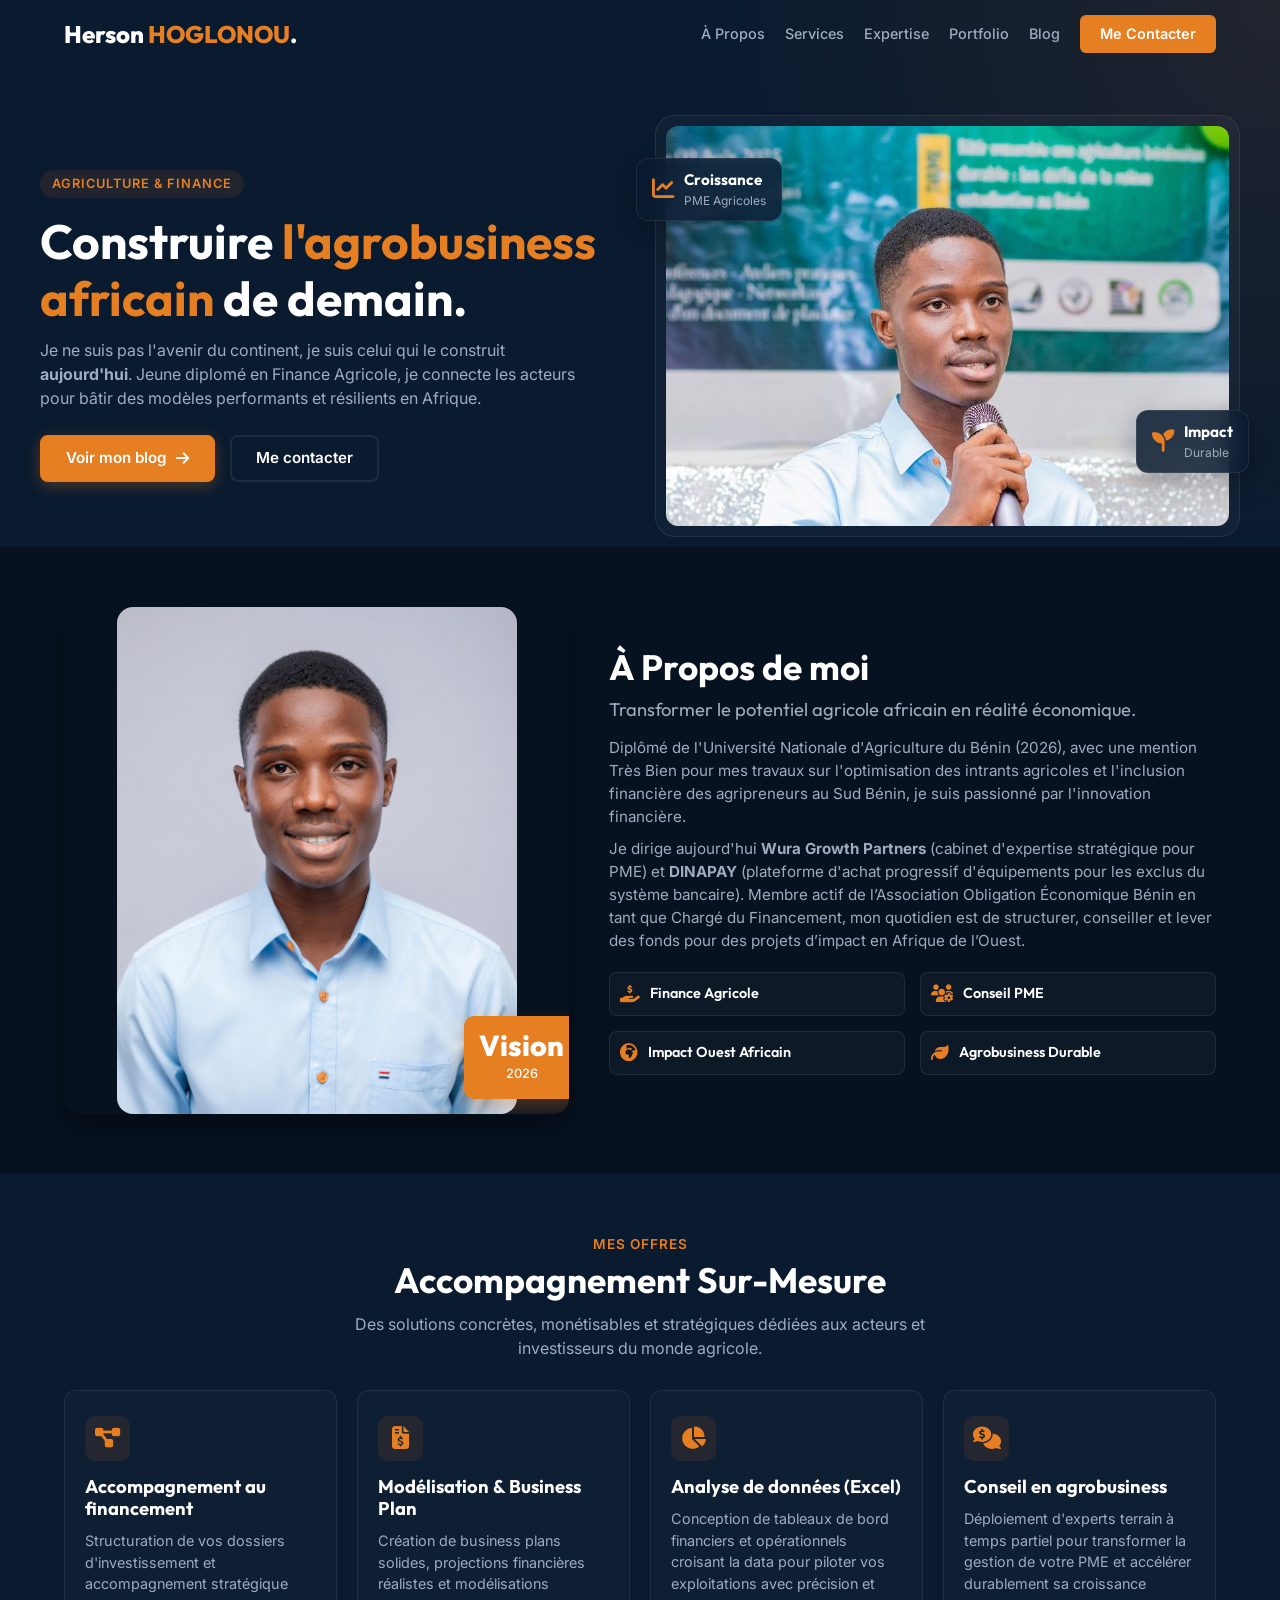
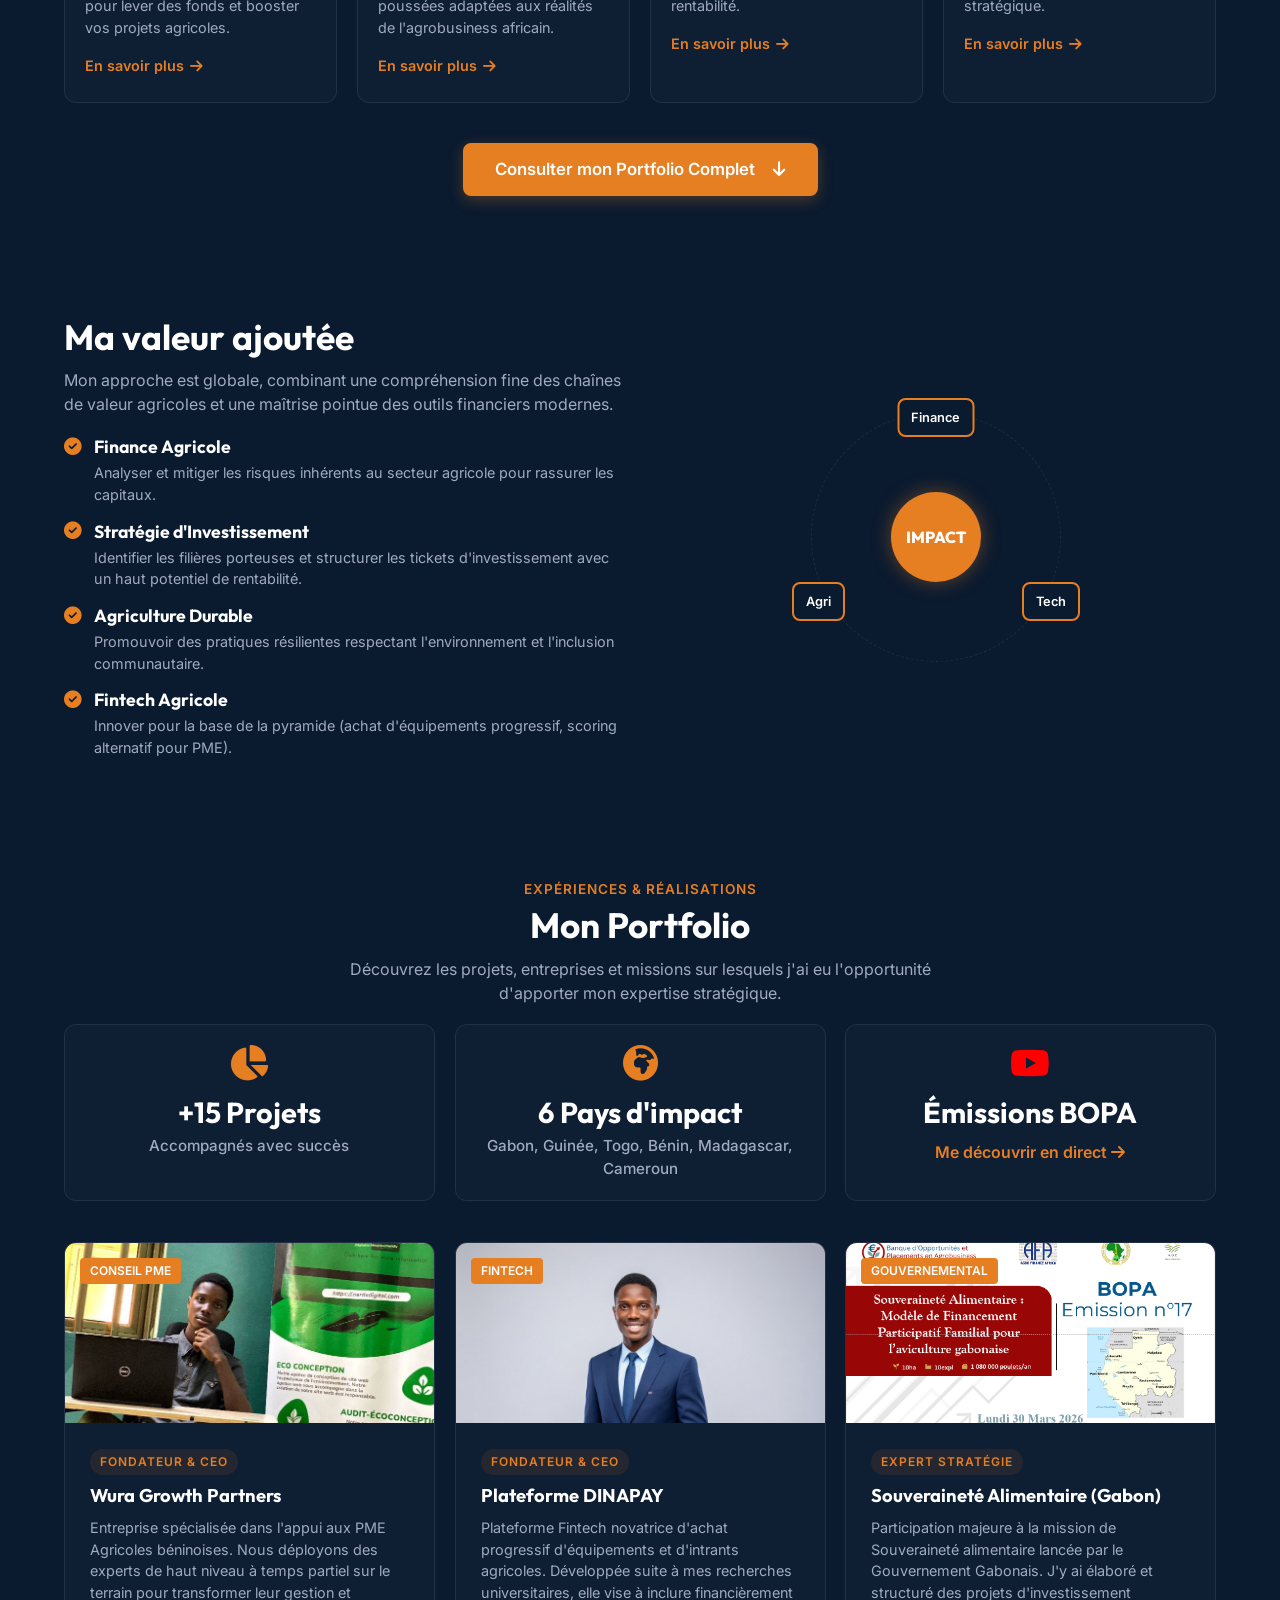
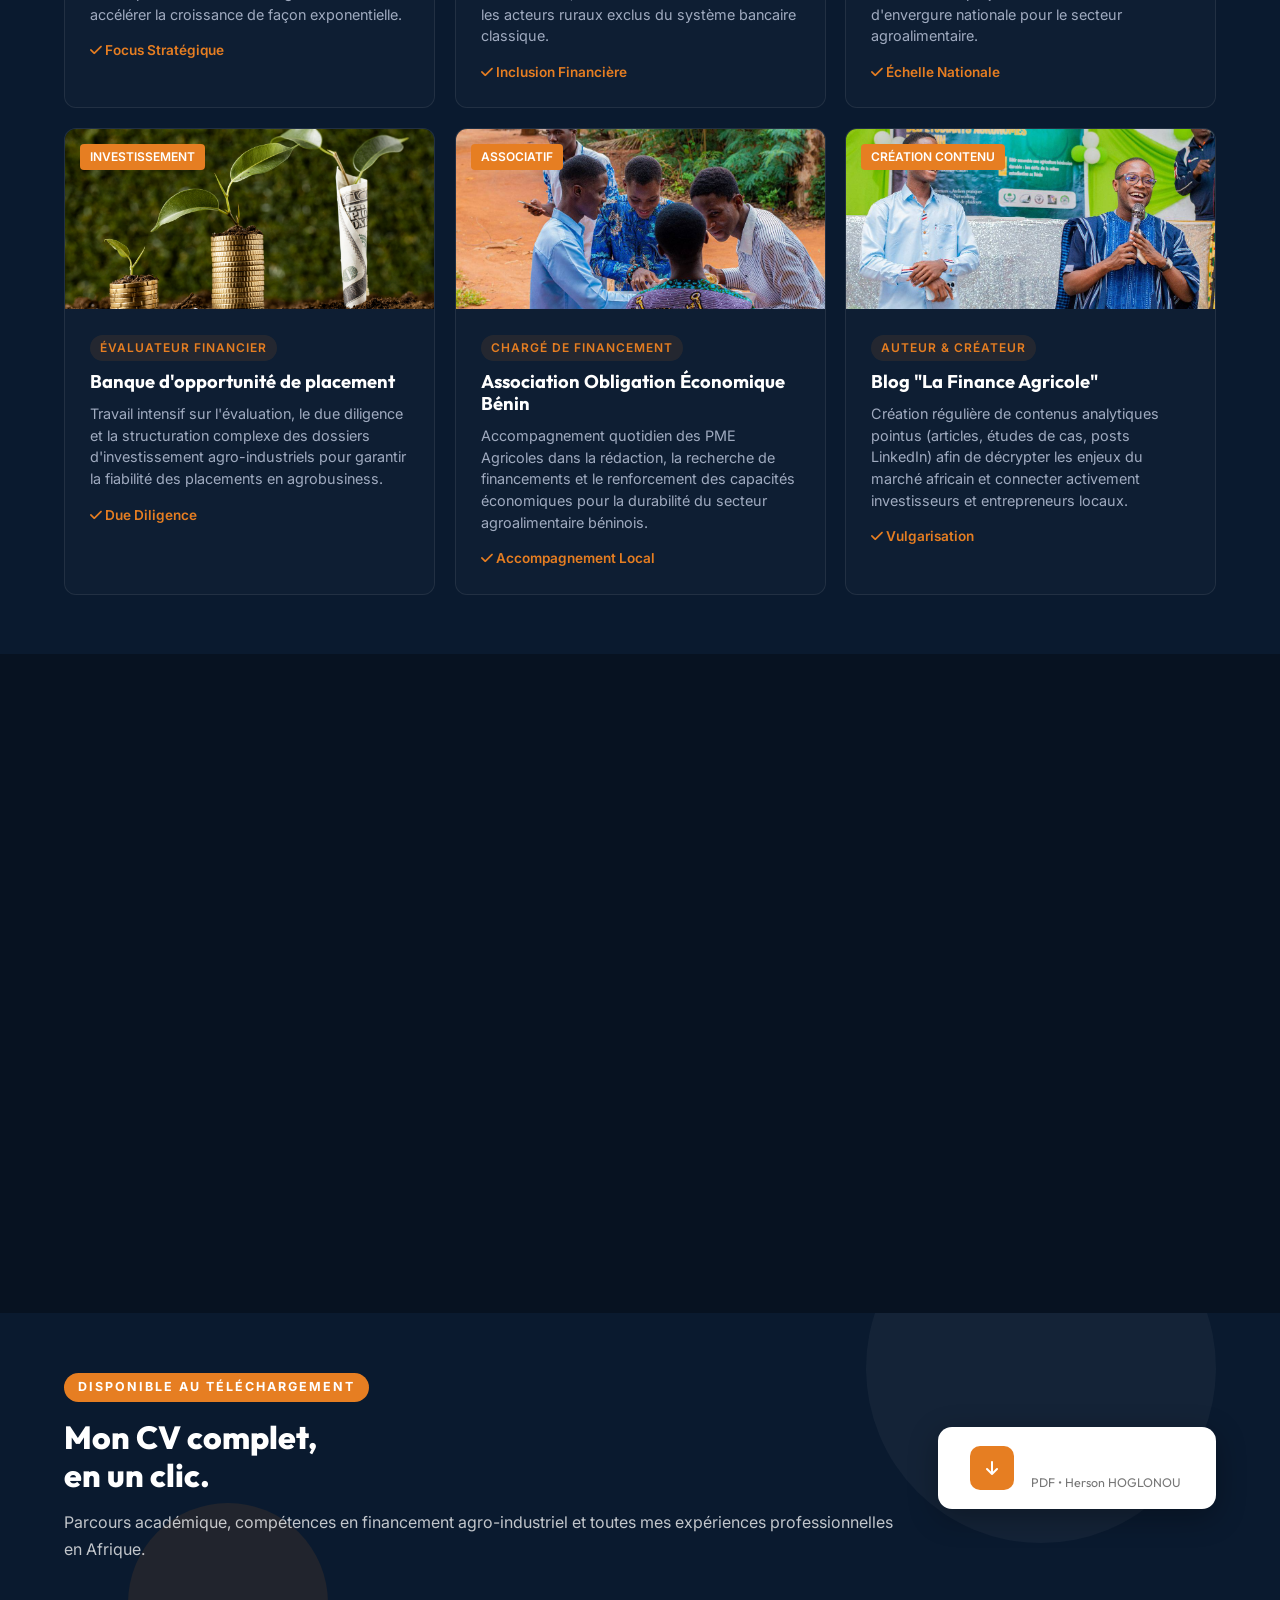
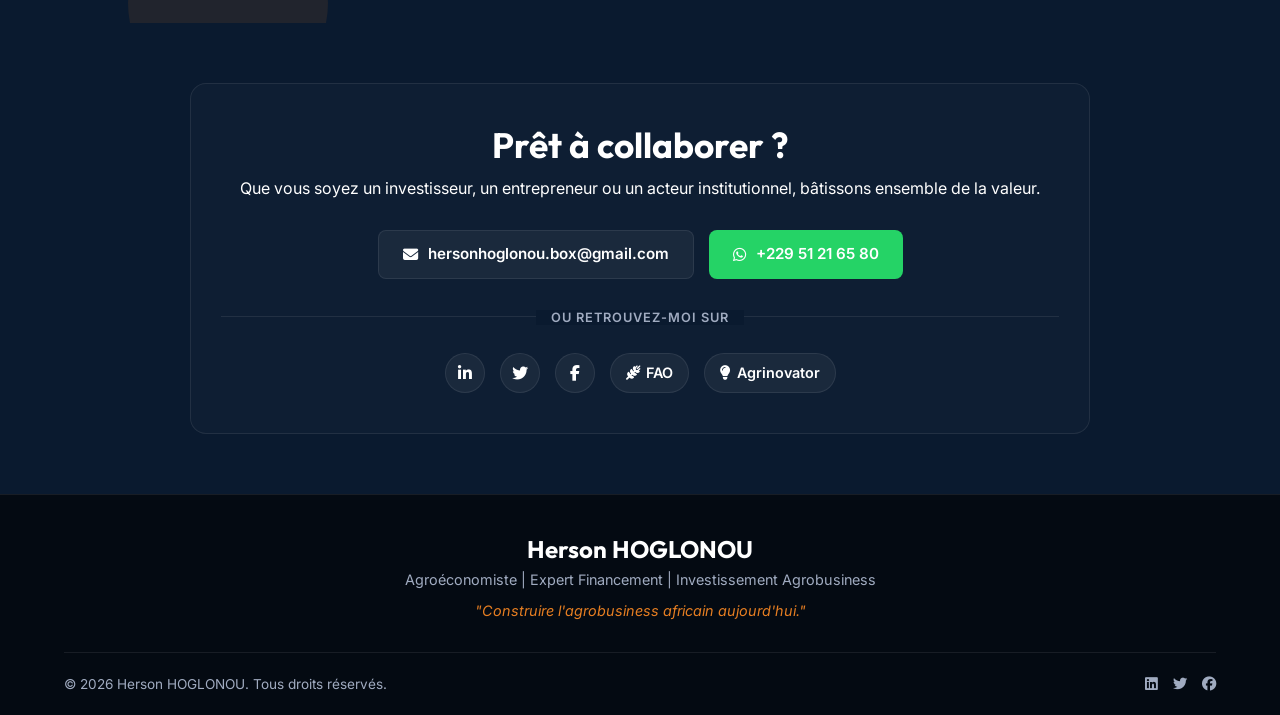
<file: index.html>
<!DOCTYPE html>
<html lang="fr">
<head>
    <meta charset="UTF-8">
    <meta name="viewport" content="width=device-width, initial-scale=1.0">
    <meta name="description" content="Herson HOGLONOU - Agroéconomiste spécialisé dans le financement agricole et l'investissement dans l'agrobusiness africain.">
    
    <title>Herson HOGLONOU | Financement Agricole & Agrobusiness</title>

    <!-- Google Fonts -->
    <link rel="preconnect" href="https://fonts.googleapis.com">
    <link rel="preconnect" href="https://fonts.gstatic.com" crossorigin>
    <link href="https://fonts.googleapis.com/css2?family=Inter:wght@300;400;500;600&family=Outfit:wght@400;500;700;800&display=swap" rel="stylesheet">
    
    <!-- Font Awesome -->
    <link rel="stylesheet" href="https://cdnjs.cloudflare.com/ajax/libs/font-awesome/6.4.0/css/all.min.css">
    
    <!-- Custom CSS -->
    <link rel="stylesheet" href="./assets/css/style.css">
</head>
<body class="smooth-scroll">
    
    <!-- NAVIGATION -->
    <nav class="navbar" id="navbar">
        <div class="container nav-container">
            <a href="#" class="logo">Herson <span>HOGLONOU</span>.</a>
            <div class="nav-links" id="nav-links">
                <a href="#about" class="nav-link">À Propos</a>
                <a href="#services" class="nav-link">Services</a>
                <a href="#expertise" class="nav-link">Expertise</a>
                <a href="#portfolio" class="nav-link">Portfolio</a>
                <a href="#blog" class="nav-link">Blog</a>
                <a href="#contact" class="nav-btn">Me Contacter</a>
            </div>
            <div class="hamburger" id="hamburger">
                <i class="fas fa-bars"></i>
            </div>
        </div>
    </nav>

    <!-- HERO SECTION -->
    <section class="hero" id="home">
        <div class="container hero-container">
            <div class="hero-content fade-in-up">
                <span class="badge">Agriculture & Finance</span>
                <h1 class="hero-title">Construire <span>l'agrobusiness africain</span> de demain.</h1>
                <p class="hero-subtitle">
                    Je ne suis pas l'avenir du continent, je suis celui qui le construit <strong>aujourd'hui</strong>. Jeune diplomé en Finance Agricole, je connecte les acteurs pour bâtir des modèles performants et résilients en Afrique.
                </p>
                <div class="hero-actions">
                    <a href="https://hersonhoglonou.blogspot.com" target="_blank" class="btn btn-primary">
                        Voir mon blog <i class="fas fa-arrow-right"></i>
                    </a>
                    <a href="#contact" class="btn btn-secondary">
                        Me contacter
                    </a>
                </div>
            </div>
            <div class="hero-visual fade-in-up delay-1">
                <!-- Using the requested microphone picture -->
                <div class="image-wrapper glass-border">
                    <img src="./assets/css/Images/ceneabmicro.jpg" alt="Herson HOGLONOU - Conférence" id="hero-img">
                    <div class="floating-card stat-1">
                        <i class="fas fa-chart-line"></i>
                        <div class="stat-text">
                            <strong>Croissance</strong>
                            <span>PME Agricoles</span>
                        </div>
                    </div>
                    <div class="floating-card stat-2">
                        <i class="fas fa-seedling"></i>
                        <div class="stat-text">
                            <strong>Impact</strong>
                            <span>Durable</span>
                        </div>
                    </div>
                </div>
            </div>
        </div>
        <div class="hero-shape"></div>
    </section>

    <!-- ABOUT SECTION -->
    <section class="about section-padding" id="about">
        <div class="container about-container">
            <div class="about-image reveal fade-in-left">
                <!-- Using the requested formal suit picture -->
                <div class="stacked-image">
                    <img src="./assets/css/Images/identite.jpg" alt="Herson HOGLONOU">
                    <div class="experience-badge">
                        <span class="number">Vision</span>
                        <span class="text">2026</span>
                    </div>
                </div>
            </div>
            <div class="about-content reveal fade-in-right">
                <h2 class="section-title">À Propos de moi</h2>
                <h3 class="section-subtitle">Transformer le potentiel agricole africain en réalité économique.</h3>
                <p>
                    Diplômé de l'Université Nationale d'Agriculture du Bénin (2026), avec une mention Très Bien pour mes travaux sur l'optimisation des intrants agricoles et l'inclusion financière des agripreneurs au Sud Bénin, je suis passionné par l'innovation financière.
                </p>
                <p>
                    Je dirige aujourd'hui <strong>Wura Growth Partners</strong> (cabinet d'expertise stratégique pour PME) et <strong>DINAPAY</strong> (plateforme d'achat progressif d'équipements pour les exclus du système bancaire). Membre actif de l’Association Obligation Économique Bénin en tant que Chargé du Financement, mon quotidien est de structurer, conseiller et lever des fonds pour des projets d’impact en Afrique de l’Ouest.
                </p>
                
                <div class="about-highlights">
                    <div class="highlight-item">
                        <i class="fas fa-hand-holding-dollar"></i>
                        <span>Finance Agricole</span>
                    </div>
                    <div class="highlight-item">
                        <i class="fas fa-users-cog"></i>
                        <span>Conseil PME</span>
                    </div>
                    <div class="highlight-item">
                        <i class="fas fa-globe-africa"></i>
                        <span>Impact Ouest Africain</span>
                    </div>
                    <div class="highlight-item">
                        <i class="fas fa-leaf"></i>
                        <span>Agrobusiness Durable</span>
                    </div>
                </div>
            </div>
        </div>
    </section>

    <!-- SERVICES SECTION -->
    <section class="services section-padding" id="services">
        <div class="container">
            <div class="section-header text-center reveal fade-in-up">
                <span class="section-tag">Mes Offres</span>
                <h2 class="section-title">Accompagnement Sur-Mesure</h2>
                <p class="section-desc">Des solutions concrètes, monétisables et stratégiques dédiées aux acteurs et investisseurs du monde agricole.</p>
            </div>
            
            <div class="services-grid">
                <!-- Service 1 -->
                <div class="service-card glass-card reveal slide-up">
                    <div class="service-icon">
                        <i class="fas fa-project-diagram"></i>
                    </div>
                    <h3 class="service-title">Accompagnement au financement</h3>
                    <p class="service-text">Structuration de vos dossiers d'investissement et accompagnement stratégique pour lever des fonds et booster vos projets agricoles.</p>
                    <a href="#contact" class="service-link">En savoir plus <i class="fas fa-arrow-right"></i></a>
                </div>
                
                <!-- Service 2 -->
                <div class="service-card glass-card reveal slide-up delay-1">
                    <div class="service-icon">
                        <i class="fas fa-file-invoice-dollar"></i>
                    </div>
                    <h3 class="service-title">Modélisation & Business Plan</h3>
                    <p class="service-text">Création de business plans solides, projections financières réalistes et modélisations poussées adaptées aux réalités de l'agrobusiness africain.</p>
                    <a href="#contact" class="service-link">En savoir plus <i class="fas fa-arrow-right"></i></a>
                </div>
                
                <!-- Service 3 -->
                <div class="service-card glass-card reveal slide-up delay-2">
                    <div class="service-icon">
                        <i class="fas fa-chart-pie"></i>
                    </div>
                    <h3 class="service-title">Analyse de données (Excel)</h3>
                    <p class="service-text">Conception de tableaux de bord financiers et opérationnels croisant la data pour piloter vos exploitations avec précision et rentabilité.</p>
                    <a href="#contact" class="service-link">En savoir plus <i class="fas fa-arrow-right"></i></a>
                </div>
                
                <!-- Service 4 -->
                <div class="service-card glass-card reveal slide-up delay-3">
                    <div class="service-icon">
                        <i class="fas fa-comments-dollar"></i>
                    </div>
                    <h3 class="service-title">Conseil en agrobusiness</h3>
                    <p class="service-text">Déploiement d'experts terrain à temps partiel pour transformer la gestion de votre PME et accélérer durablement sa croissance stratégique.</p>
                    <a href="#contact" class="service-link">En savoir plus <i class="fas fa-arrow-right"></i></a>
                </div>
            </div>

            <div class="text-center reveal fade-in-up" style="margin-top: 40px;">
                <a href="#portfolio" class="btn btn-primary" style="padding: 12px 30px; font-size: 1.05rem;">
                    Consulter mon Portfolio Complet <i class="fas fa-arrow-down" style="margin-left: 8px;"></i>
                </a>
            </div>
        </div>
    </section>

    <!-- EXPERTISE SECTION -->
    <section class="expertise section-padding" id="expertise">
        <div class="container container-alt">
            <div class="expertise-content reveal fade-in-left">
                <h2 class="section-title">Ma valeur ajoutée</h2>
                <p class="section-desc">Mon approche est globale, combinant une compréhension fine des chaînes de valeur agricoles et une maîtrise pointue des outils financiers modernes.</p>
                <div class="expertise-list">
                    <div class="expertise-item">
                        <div class="expertise-head">
                            <i class="fas fa-check-circle"></i>
                            <h4>Finance Agricole</h4>
                        </div>
                        <p>Analyser et mitiger les risques inhérents au secteur agricole pour rassurer les capitaux.</p>
                    </div>
                    <div class="expertise-item">
                        <div class="expertise-head">
                            <i class="fas fa-check-circle"></i>
                            <h4>Stratégie d'Investissement</h4>
                        </div>
                        <p>Identifier les filières porteuses et structurer les tickets d'investissement avec un haut potentiel de rentabilité.</p>
                    </div>
                    <div class="expertise-item">
                        <div class="expertise-head">
                            <i class="fas fa-check-circle"></i>
                            <h4>Agriculture Durable</h4>
                        </div>
                        <p>Promouvoir des pratiques résilientes respectant l'environnement et l'inclusion communautaire.</p>
                    </div>
                    <div class="expertise-item">
                        <div class="expertise-head">
                            <i class="fas fa-check-circle"></i>
                            <h4>Fintech Agricole</h4>
                        </div>
                        <p>Innover pour la base de la pyramide (achat d'équipements progressif, scoring alternatif pour PME).</p>
                    </div>
                </div>
            </div>
            <div class="expertise-visual reveal fade-in-right">
                <div class="circle-graphic">
                    <div class="circle-item item-1">Finance</div>
                    <div class="circle-item item-2">Agri</div>
                    <div class="circle-item item-3">Tech</div>
                    <div class="circle-center">IMPACT</div>
                </div>
            </div>
        </div>
    </section>

    <!-- PORTFOLIO SECTION -->
    <section class="portfolio section-padding" id="portfolio">
        <div class="container text-center reveal fade-in-up">
            <span class="section-tag">Expériences & Réalisations</span>
            <h2 class="section-title">Mon Portfolio</h2>
            <p class="section-desc" style="margin-bottom: 20px;">Découvrez les projets, entreprises et missions sur lesquels j'ai eu l'opportunité d'apporter mon expertise stratégique.</p>
        </div>

        <!-- Insights -->
        <div class="container mb-5 pb-4" style="margin-bottom: 40px;">
            <div style="display: flex; gap: 20px; justify-content: center; flex-wrap: wrap;">
                <div class="glass-card reveal slide-up" style="padding: 20px 25px; min-width: 250px; flex: 1; text-align: center;">
                    <i class="fas fa-chart-pie" style="font-size: 2.2rem; color: var(--accent-color); margin-bottom: 15px;"></i>
                    <h3 style="font-size: 1.8rem; margin-bottom: 5px;">+15 Projets</h3>
                    <p style="color: var(--text-muted); font-size: 0.95rem; font-weight: 500;">Accompagnés avec succès</p>
                </div>
                <div class="glass-card reveal slide-up delay-1" style="padding: 20px 25px; min-width: 250px; flex: 1; text-align: center;">
                    <i class="fas fa-globe-africa" style="font-size: 2.2rem; color: var(--accent-color); margin-bottom: 15px;"></i>
                    <h3 style="font-size: 1.8rem; margin-bottom: 5px;">6 Pays d'impact</h3>
                    <p style="color: var(--text-muted); font-size: 0.95rem; font-weight: 500;">Gabon, Guinée, Togo, Bénin, Madagascar, Cameroun</p>
                </div>
                <div class="glass-card reveal slide-up delay-2" style="padding: 20px 25px; min-width: 250px; flex: 1; text-align: center;">
                    <i class="fab fa-youtube" style="font-size: 2.2rem; color: #ff0000; margin-bottom: 15px;"></i>
                    <h3 style="font-size: 1.8rem; margin-bottom: 5px;">Émissions BOPA</h3>
                    <a href="https://www.youtube.com/@Bopa-afrique/streams" target="_blank" style="color: var(--accent-color); font-weight: 600; display: inline-block; margin-top: 5px;">
                        Me découvrir en direct <i class="fas fa-arrow-right"></i>
                    </a>
                </div>
            </div>
        </div>

        <div class="container">
            <div class="blog-grid" style="grid-template-columns: repeat(auto-fit, minmax(320px, 1fr));">
                
                <!-- Project 1: Wura Growth Partners -->
                <article class="blog-card glass-card reveal slide-up">
                    <div class="blog-img-placeholder" style="background-image: url('assets/css/Images/Nerdx.jpg');">
                        <span class="blog-category">Conseil PME</span>
                    </div>
                    <div class="blog-content" style="padding: 25px;">
                        <span class="badge" style="margin-bottom: 10px; font-size: 0.75rem; padding: 4px 10px; display: inline-block;">Fondateur & CEO</span>
                        <h3 class="blog-title" style="margin-bottom: 10px;">Wura Growth Partners</h3>
                        <p class="blog-excerpt">Entreprise spécialisée dans l'appui aux PME Agricoles béninoises. Nous déployons des experts de haut niveau à temps partiel sur le terrain pour transformer leur gestion et accélérer la croissance de façon exponentielle.</p>
                        <div style="margin-top: 15px; color: var(--accent-color); font-size: 0.85rem; font-weight: 600;">
                            <i class="fas fa-check"></i> Focus Stratégique
                        </div>
                    </div>
                </article>

                <!-- Project 2: DINAPAY -->
                <article class="blog-card glass-card reveal slide-up delay-1">
                    <div class="blog-img-placeholder" style="background-image: url('assets/css/Images/Costume.jpg'); background-position: top;">
                        <span class="blog-category">Fintech</span>
                    </div>
                    <div class="blog-content" style="padding: 25px;">
                        <span class="badge" style="margin-bottom: 10px; font-size: 0.75rem; padding: 4px 10px; display: inline-block;">Fondateur & CEO</span>
                        <h3 class="blog-title" style="margin-bottom: 10px;">Plateforme DINAPAY</h3>
                        <p class="blog-excerpt">Plateforme Fintech novatrice d'achat progressif d'équipements et d'intrants agricoles. Développée suite à mes recherches universitaires, elle vise à inclure financièrement les acteurs ruraux exclus du système bancaire classique.</p>
                        <div style="margin-top: 15px; color: var(--accent-color); font-size: 0.85rem; font-weight: 600;">
                            <i class="fas fa-check"></i> Inclusion Financière
                        </div>
                    </div>
                </article>

                <!-- Project 3: Mission Gabon -->
                <article class="blog-card glass-card reveal slide-up delay-2">
                    <div class="blog-img-placeholder" style="background-image: url('assets/css/Images/Gabon.png');">
                        <span class="blog-category">Gouvernemental</span>
                    </div>
                    <div class="blog-content" style="padding: 25px;">
                        <span class="badge" style="margin-bottom: 10px; font-size: 0.75rem; padding: 4px 10px; display: inline-block;">Expert Stratégie</span>
                        <h3 class="blog-title" style="margin-bottom: 10px;">Souveraineté Alimentaire (Gabon)</h3>
                        <p class="blog-excerpt">Participation majeure à la mission de Souveraineté alimentaire lancée par le Gouvernement Gabonais. J'y ai élaboré et structuré des projets d'investissement d'envergure nationale pour le secteur agroalimentaire.</p>
                        <div style="margin-top: 15px; color: var(--accent-color); font-size: 0.85rem; font-weight: 600;">
                            <i class="fas fa-check"></i> Échelle Nationale
                        </div>
                    </div>
                </article>

                <!-- Project 4: Banque d'opportunité -->
                <article class="blog-card glass-card reveal slide-up">
                    <div class="blog-img-placeholder" style="background-image: url('assets/css/Images/finance.jpg');">
                        <span class="blog-category">Investissement</span>
                    </div>
                    <div class="blog-content" style="padding: 25px;">
                        <span class="badge" style="margin-bottom: 10px; font-size: 0.75rem; padding: 4px 10px; display: inline-block;">Évaluateur Financier</span>
                        <h3 class="blog-title" style="margin-bottom: 10px;">Banque d'opportunité de placement</h3>
                        <p class="blog-excerpt">Travail intensif sur l'évaluation, le due diligence et la structuration complexe des dossiers d'investissement agro-industriels pour garantir la fiabilité des placements en agrobusiness.</p>
                        <div style="margin-top: 15px; color: var(--accent-color); font-size: 0.85rem; font-weight: 600;">
                            <i class="fas fa-check"></i> Due Diligence
                        </div>
                    </div>
                </article>

                <!-- Project 5: Association Obligation Eco -->
                <article class="blog-card glass-card reveal slide-up delay-1">
                    <div class="blog-img-placeholder" style="background-image: url('assets/css/Images/CNEABgroupe.jpg');">
                        <span class="blog-category">Associatif</span>
                    </div>
                    <div class="blog-content" style="padding: 25px;">
                        <span class="badge" style="margin-bottom: 10px; font-size: 0.75rem; padding: 4px 10px; display: inline-block;">Chargé de Financement</span>
                        <h3 class="blog-title" style="margin-bottom: 10px;">Association Obligation Économique Bénin</h3>
                        <p class="blog-excerpt">Accompagnement quotidien des PME Agricoles dans la rédaction, la recherche de financements et le renforcement des capacités économiques pour la durabilité du secteur agroalimentaire béninois.</p>
                        <div style="margin-top: 15px; color: var(--accent-color); font-size: 0.85rem; font-weight: 600;">
                            <i class="fas fa-check"></i> Accompagnement Local
                        </div>
                    </div>
                </article>

                <!-- Project 6: La Finance Agricole -->
                <article class="blog-card glass-card reveal slide-up delay-2">
                    <div class="blog-img-placeholder" style="background-image: url('assets/css/Images/Ceneabconso.jpg');">
                        <span class="blog-category">Création Contenu</span>
                    </div>
                    <div class="blog-content" style="padding: 25px;">
                        <span class="badge" style="margin-bottom: 10px; font-size: 0.75rem; padding: 4px 10px; display: inline-block;">Auteur & Créateur</span>
                        <h3 class="blog-title" style="margin-bottom: 10px;">Blog "La Finance Agricole"</h3>
                        <p class="blog-excerpt">Création régulière de contenus analytiques pointus (articles, études de cas, posts LinkedIn) afin de décrypter les enjeux du marché africain et connecter activement investisseurs et entrepreneurs locaux.</p>
                        <div style="margin-top: 15px; color: var(--accent-color); font-size: 0.85rem; font-weight: 600;">
                            <i class="fas fa-check"></i> Vulgarisation
                        </div>
                    </div>
                </article>

            </div>
        </div>
    </section>

    <!-- BLOG PREVIEW -->
    <section class="blog section-padding" id="blog">
        <div class="container">
            <div class="section-header text-center reveal fade-in-up">
                <span class="section-tag">La Finance Agricole</span>
                <h2 class="section-title">Mes Dernières Analyses</h2>
                <p class="section-desc">Je décrypte régulièrement les enjeux, les défis et les opportunités du secteur agroalimentaire africain.</p>
            </div>
            
            <div class="blog-grid">
                <!-- Blog Post Mockup 1 -->
                <article class="blog-card glass-card reveal slide-up">
                    <div class="blog-img-placeholder" style="background-image: url(assets/css/Images/Ceneabconso.jpg)">
                        <span class="blog-category">Investissement</span>
                    </div>
                    <div class="blog-content">
                        <h3 class="blog-title">Financer la souveraineté alimentaire en Afrique de l'Ouest</h3>
                        <p class="blog-excerpt">Quels sont les mécanismes financiers adaptés aux réalités des PME agricoles de notre continent ? Décryptage des nouveaux modèles.</p>
                        <span class="blog-date">Lire sur le blog</span>
                    </div>
                </article>

                <!-- Blog Post Mockup 2 -->
                <article class="blog-card glass-card reveal slide-up delay-1">
                    <div class="blog-img-placeholder" style="background-image: url(assets/css/Images/CNEABgroupe.jpg)">
                        <span class="blog-category">Fintech</span>
                    </div>
                    <div class="blog-content">
                        <h3 class="blog-title">Comment la Fintech transforme l'agriculture au Bénin</h3>
                        <p class="blog-excerpt">Les innovations technologiques permettent aujourd'hui d'inclure financièrement les petits exploitants auparavant marginalisés.</p>
                        <span class="blog-date">Lire sur le blog</span>
                    </div>
                </article>
            </div>
            
            <div class="text-center mt-5 reveal fade-in-up">
                <a href="https://hersonhoglonou.blogspot.com" target="_blank" class="btn btn-primary btn-large">
                    Voir tous les articles <i class="fas fa-external-link-alt"></i>
                </a>
            </div>
        </div>
    </section>

    <!-- CV DOWNLOAD SECTION -->
    <section class="cv-cta section-padding" style="background: linear-gradient(135deg, #0d2438, var(--secondary-color)); position: relative; overflow: hidden;">
        <div class="container reveal fade-in-up" style="position: relative; z-index: 2; display: flex; align-items: center; justify-content: space-between; gap: 40px; flex-wrap: wrap;">
            
            <!-- Texte gauche -->
            <div style="flex: 1; min-width: 280px;">
                <span style="background: var(--accent-color); color: white; font-size: 0.78rem; font-weight: 700; letter-spacing: 2px; text-transform: uppercase; padding: 5px 14px; border-radius: 30px; display: inline-block; margin-bottom: 16px;">Disponible au téléchargement</span>
                <h2 style="font-family: 'Outfit', sans-serif; font-size: 2rem; font-weight: 800; color: white; line-height: 1.2; margin-bottom: 14px;">Mon CV complet,<br>en un clic.</h2>
                <p style="color: rgba(255, 255, 255, 0.75); font-size: 1rem; line-height: 1.7;">Parcours académique, compétences en financement agro-industriel et toutes mes expériences professionnelles en Afrique.</p>
            </div>

            <!-- Bouton droite -->
            <div style="text-align: center; flex-shrink: 0;">
                <a href="assets/css/Images/CV Herson HOGLONOU 9 Dec .pdf" download="CV_Herson_HOGLONOU.pdf"
                   style="display: inline-flex; align-items: center; gap: 14px; background: white; color: var(--secondary-color); font-family: 'Outfit', sans-serif; font-weight: 700; font-size: 1.05rem; padding: 16px 32px; border-radius: 14px; box-shadow: 0 8px 30px rgba(0,0,0,0.3); text-decoration: none; transition: transform 0.2s ease, box-shadow 0.2s ease;"
                   onmouseover="this.style.transform='translateY(-3px)'; this.style.boxShadow='0 14px 40px rgba(0,0,0,0.4)'"
                   onmouseout="this.style.transform='translateY(0)'; this.style.boxShadow='0 8px 30px rgba(0,0,0,0.3)'">
                    <span style="width: 44px; height: 44px; background: var(--accent-color); border-radius: 10px; display: flex; align-items: center; justify-content: center;">
                        <i class="fas fa-arrow-down" style="color: white; font-size: 1rem;"></i>
                    </span>
                    <span>Télécharger mon CV<br><small style="font-weight: 400; font-size: 0.78rem; color: #777;">PDF • Herson HOGLONOU</small></span>
                </a>
            </div>

        </div>
        <!-- Décorations -->
        <div style="position: absolute; width: 350px; height: 350px; background: rgba(255,255,255,0.04); border-radius: 50%; top: -120px; right: 5%; z-index: 1;"></div>
        <div style="position: absolute; width: 200px; height: 200px; background: rgba(230,126,34,0.1); border-radius: 50%; bottom: -80px; left: 10%; z-index: 1;"></div>
    </section>

    <!-- CONTACT SECTION -->
    <section class="contact section-padding" id="contact">
        <div class="container">
            <div class="contact-box glass-card reveal fade-in-up">
                <div class="contact-header text-center">
                    <h2 class="section-title text-white">Prêt à collaborer ?</h2>
                    <p class="text-white">Que vous soyez un investisseur, un entrepreneur ou un acteur institutionnel, bâtissons ensemble de la valeur.</p>
                </div>
                
                <div class="contact-actions">
                    <!-- Direct Contact -->
                    <div class="primary-contact">
                        <a href="mailto:hersonhoglonou.box@gmail.com" class="contact-btn email">
                            <i class="fas fa-envelope"></i> hersonhoglonou.box@gmail.com
                        </a>
                        <a href="https://wa.me/22951216580" target="_blank" class="contact-btn whatsapp">
                            <i class="fab fa-whatsapp"></i> +229 51 21 65 80
                        </a>
                    </div>
                    
                    <div class="divider">
                        <span>OU RETROUVEZ-MOI SUR</span>
                    </div>
                    
                    <!-- Social Links -->
                    <div class="social-contact">
                        <a href="https://www.linkedin.com/in/herson-hoglonou/" target="_blank" class="social-btn linkedin" title="LinkedIn">
                            <i class="fab fa-linkedin-in"></i>
                        </a>
                        <a href="#" target="_blank" class="social-btn x-twitter" title="X (Twitter)">
                            <i class="fa-brands fa-twitter"></i>
                        </a>
                        <a href="#" target="_blank" class="social-btn facebook" title="Facebook">
                            <i class="fab fa-facebook-f"></i>
                        </a>
                        <!-- Custom FAO / Agrinovator using icons/text as fallback -->
                        <a href="https://www.fao.org/fsnforum/fr/member/herson-hoglonou" target="_blank" class="social-btn custom-brand" title="FAO Network">
                            <i class="fas fa-wheat-awn"></i> FAO
                        </a>
                        <a href="https://agrinnovators.org/participant/herson/" target="_blank" class="social-btn custom-brand" title="Agrinovator">
                            <i class="fas fa-lightbulb"></i> Agrinovator
                        </a>
                    </div>
                </div>
            </div>
        </div>
    </section>

    <!-- FOOTER -->
    <footer class="footer">
        <div class="container footer-container">
            <div class="footer-info">
                <h3>Herson HOGLONOU</h3>
                <p>Agroéconomiste | Expert Financement | Investissement Agrobusiness</p>
                <p class="footer-moto">"Construire l'agrobusiness africain aujourd'hui."</p>
            </div>
            <div class="footer-copyright">
                <p>&copy; 2026 Herson HOGLONOU. Tous droits réservés.</p>
                <div class="footer-social">
                    <a href="https://www.linkedin.com/in/herson-hoglonou/" target="_blank"><i class="fab fa-linkedin"></i></a>
                    <a href="#" target="_blank"><i class="fa-brands fa-twitter"></i></a>
                    <a href="#" target="_blank"><i class="fab fa-facebook"></i></a>
                </div>
            </div>
        </div>
    </footer>

    <!-- Scripts -->
    <script src="./assets/js/script.js"></script>
</body>
</html>
</file>
<file: assets/css/style.css>
/* =========================================================================
   HERSON HOGLONOU | PERSONAL WEBSITE CSS
   Colors: Dark Blue (#0A1A2F), Warm Orange (#E67E22)
   Theme: Modern, Minimalist, Premium Consulting, African Agribusiness
   ========================================================================= */

/* --- CSS Variables --- */
:root {
  --primary-color: #0A1A2F;      /* Dark Blue */
  --accent-color: #E67E22;       /* Warm Orange */
  --accent-hover: #cf711f;
  --text-main: #FFFFFF;
  --text-muted: #A0ABC0;
  --background-dark: #071221;    /* Slightly darker for sections */
  --glass-bg: rgba(255, 255, 255, 0.03);
  --glass-border: rgba(255, 255, 255, 0.08);
  --glass-shadow: 0 8px 32px rgba(0, 0, 0, 0.3);
  
  --font-heading: 'Outfit', sans-serif;
  --font-body: 'Inter', sans-serif;
  
  --transition: all 0.3s cubic-bezier(0.25, 0.8, 0.25, 1);
}

/* --- Base Reset & Typography --- */
* {
  margin: 0;
  padding: 0;
  box-sizing: border-box;
}

html {
  scroll-behavior: smooth;
}

body {
  font-family: var(--font-body);
  background-color: var(--primary-color);
  color: var(--text-main);
  line-height: 1.5;
  overflow-x: hidden;
}

h1, h2, h3, h4, h5, h6 {
  font-family: var(--font-heading);
  font-weight: 700;
  line-height: 1.2;
}

a {
  text-decoration: none;
  color: inherit;
  transition: var(--transition);
}

ul {
  list-style: none;
}

img {
  max-width: 100%;
  height: auto;
  display: block;
}

/* --- Layout Classes --- */
.container {
  width: 90%;
  max-width: 1200px;
  margin: 0 auto;
}

/* REDUCED PADDING FOR COMPACTNESS */
.section-padding {
  padding: 60px 0;
}

.text-center {
  text-align: center;
}

/* --- Buttons --- */
.btn {
  display: inline-flex;
  align-items: center;
  justify-content: center;
  padding: 10px 24px;
  border-radius: 8px;
  font-weight: 600;
  font-size: 0.95rem;
  cursor: pointer;
  transition: var(--transition);
  gap: 10px;
}

.btn-primary {
  background-color: var(--accent-color);
  color: #fff;
  border: 2px solid var(--accent-color);
  box-shadow: 0 4px 15px rgba(230, 126, 34, 0.3);
}

.btn-primary:hover {
  background-color: var(--accent-hover);
  border-color: var(--accent-hover);
  transform: translateY(-2px);
  box-shadow: 0 6px 20px rgba(230, 126, 34, 0.4);
}

.btn-secondary {
  background-color: transparent;
  color: var(--text-main);
  border: 2px solid var(--glass-border);
}

.btn-secondary:hover {
  border-color: var(--text-main);
  background-color: rgba(255, 255, 255, 0.05);
  transform: translateY(-2px);
}

/* --- Header / Navigation --- */
.navbar {
  position: fixed;
  top: 0;
  left: 0;
  width: 100%;
  z-index: 1000;
  padding: 15px 0;
  transition: var(--transition);
  background-color: transparent;
}

.navbar.scrolled {
  background-color: rgba(10, 26, 47, 0.95);
  backdrop-filter: blur(10px);
  padding: 10px 0;
  border-bottom: 1px solid var(--glass-border);
  box-shadow: 0 4px 20px rgba(0, 0, 0, 0.5);
}

.nav-container {
  display: flex;
  justify-content: space-between;
  align-items: center;
}

.logo {
  font-family: var(--font-heading);
  font-size: 1.5rem;
  font-weight: 800;
  color: var(--text-main);
}

.logo span {
  color: var(--accent-color);
}

.nav-links {
  display: flex;
  align-items: center;
  gap: 20px;
}

.nav-link {
  font-size: 0.9rem;
  font-weight: 500;
  color: var(--text-muted);
  position: relative;
}

.nav-link::after {
  content: '';
  position: absolute;
  width: 0;
  height: 2px;
  bottom: -4px;
  left: 0;
  background-color: var(--accent-color);
  transition: var(--transition);
}

.nav-link:hover {
  color: var(--text-main);
}

.nav-link:hover::after {
  width: 100%;
}

.nav-btn {
  padding: 8px 20px;
  border-radius: 6px;
  background-color: var(--accent-color);
  color: #fff;
  font-weight: 600;
  font-size: 0.9rem;
}

.nav-btn:hover {
  background-color: var(--accent-hover);
  transform: translateY(-2px);
}

.hamburger {
  display: none;
  font-size: 1.5rem;
  cursor: pointer;
  color: var(--text-main);
}

/* --- Hero Section --- */
.hero {
  position: relative;
  padding: 85px 0 40px;
  background: radial-gradient(circle at top right, rgba(230, 126, 34, 0.1), transparent 40%),
              var(--primary-color);
  overflow: hidden;
}

.hero-container {
  display: grid;
  grid-template-columns: 1fr 1fr;
  align-items: center;
  gap: 30px;
  position: relative;
  z-index: 2;
  width: 100%;
}

.badge {
  display: inline-block;
  padding: 4px 12px;
  font-size: 0.8rem;
  font-weight: 600;
  text-transform: uppercase;
  letter-spacing: 1px;
  color: var(--accent-color);
  background-color: rgba(230, 126, 34, 0.1);
  border-radius: 30px;
  margin-bottom: 15px;
}

/* SMALLER HERO TEXT */
.hero-title {
  font-size: 3rem;
  margin-bottom: 10px;
}

.hero-title span {
  color: var(--accent-color);
}

.hero-subtitle {
  font-size: 1rem;
  color: var(--text-muted);
  margin-bottom: 25px;
  max-width: 550px;
}

.hero-actions {
  display: flex;
  gap: 15px;
}

.hero-visual {
  position: relative;
}

.image-wrapper {
  position: relative;
  border-radius: 20px;
  padding: 10px;
  background: var(--glass-bg);
  border: 1px solid var(--glass-border);
}

.image-wrapper img {
  border-radius: 12px;
  width: 100%;
  height: auto;
  max-height: 400px; /* Sécurité pour ne pas qu'elle soit trop géante */
  object-fit: cover;
  object-position: center top;
}

/* Floating Cards for Hero */
.floating-card {
  position: absolute;
  background: rgba(10, 26, 47, 0.85);
  backdrop-filter: blur(12px);
  border: 1px solid var(--glass-border);
  padding: 10px 15px;
  border-radius: 12px;
  display: flex;
  align-items: center;
  gap: 10px;
  box-shadow: var(--glass-shadow);
  animation: float 6s ease-in-out infinite;
}

.floating-card i {
  font-size: 1.4rem;
  color: var(--accent-color);
}

.stat-text {
  display: flex;
  flex-direction: column;
}

.stat-text strong {
  font-size: 0.95rem;
  font-family: var(--font-heading);
}

.stat-text span {
  font-size: 0.75rem;
  color: var(--text-muted);
}

.stat-1 {
  top: 10%;
  left: -20px;
  animation-delay: 0s;
}

.stat-2 {
  bottom: 15%;
  right: -10px;
  animation-delay: 2s;
}

@keyframes float {
  0% { transform: translateY(0px); }
  50% { transform: translateY(-10px); }
  100% { transform: translateY(0px); }
}

/* --- About Section --- */
.about {
  background-color: var(--background-dark);
}

.about-container {
  display: grid;
  grid-template-columns: 1fr 1.2fr;
  align-items: center;
  gap: 40px;
}

.stacked-image {
  position: relative;
  border-radius: 16px;
  overflow: hidden;
  box-shadow: 0 15px 30px rgba(0,0,0,0.4);
}

.stacked-image img {
  width: 100%;
  max-width: 400px;
  margin: 0 auto;
  height: auto;
  border-radius: 16px;
  object-fit: contain;
}

.experience-badge {
  position: absolute;
  bottom: 15px;
  right: -10px;
  background-color: var(--accent-color);
  color: #fff;
  padding: 15px;
  border-radius: 10px;
  text-align: center;
  box-shadow: 0 10px 20px rgba(230, 126, 34, 0.3);
}

.experience-badge .number {
  display: block;
  font-size: 1.8rem;
  font-weight: 800;
  font-family: var(--font-heading);
  line-height: 1;
}

.experience-badge .text {
  font-size: 0.8rem;
  font-weight: 500;
}

.section-tag {
  display: block;
  color: var(--accent-color);
  font-weight: 600;
  text-transform: uppercase;
  letter-spacing: 1px;
  margin-bottom: 5px;
  font-size: 0.85rem;
}

.section-title {
  font-size: 2.2rem;
  margin-bottom: 10px;
}

.section-subtitle {
  font-size: 1.15rem;
  color: var(--text-muted);
  margin-bottom: 15px;
  font-weight: 400;
  line-height: 1.3;
}

.about-content p {
  color: var(--text-muted);
  margin-bottom: 10px;
  font-size: 0.95rem;
}

.about-highlights {
  display: grid;
  grid-template-columns: 1fr 1fr;
  gap: 15px;
  margin-top: 20px;
}

.highlight-item {
  display: flex;
  align-items: center;
  gap: 10px;
  background: var(--glass-bg);
  border: 1px solid var(--glass-border);
  padding: 10px;
  border-radius: 8px;
}

.highlight-item i {
  color: var(--accent-color);
  font-size: 1.1rem;
}

.highlight-item span {
  font-weight: 600;
  font-family: var(--font-heading);
  font-size: 0.9rem;
}

/* --- Services Section --- */
.services {
  background-color: var(--primary-color);
}

.services .section-header {
  margin-bottom: 30px;
}

.section-desc {
  color: var(--text-muted);
  max-width: 600px;
  margin: 0 auto;
  font-size: 1rem;
}

.services-grid {
  display: grid;
  grid-template-columns: repeat(auto-fit, minmax(250px, 1fr));
  gap: 20px;
}

.glass-card {
  background: rgba(255, 255, 255, 0.02);
  border: 1px solid var(--glass-border);
  border-radius: 12px;
  padding: 25px 20px;
  transition: var(--transition);
  position: relative;
  overflow: hidden;
}

.glass-card::before {
  content: '';
  position: absolute;
  top: 0;
  left: 0;
  width: 100%;
  height: 3px;
  background: var(--accent-color);
  transform: scaleX(0);
  transform-origin: left;
  transition: transform 0.4s ease;
}

.glass-card:hover {
  transform: translateY(-5px);
  background: rgba(255, 255, 255, 0.04);
  box-shadow: 0 10px 25px rgba(0, 0, 0, 0.4);
}

.glass-card:hover::before {
  transform: scaleX(1);
}

.service-icon {
  width: 45px;
  height: 45px;
  background: rgba(230, 126, 34, 0.1);
  border-radius: 10px;
  display: flex;
  align-items: center;
  justify-content: center;
  margin-bottom: 15px;
}

.service-icon i {
  font-size: 1.4rem;
  color: var(--accent-color);
}

.service-title {
  font-size: 1.15rem;
  margin-bottom: 10px;
}

.service-text {
  color: var(--text-muted);
  margin-bottom: 15px;
  font-size: 0.9rem;
}

.service-link {
  color: var(--accent-color);
  font-weight: 600;
  display: inline-flex;
  align-items: center;
  gap: 6px;
  font-size: 0.9rem;
}

.service-link i {
  transition: transform 0.3s ease;
}

.service-link:hover i {
  transform: translateX(4px);
}

/* --- Expertise Section --- */
.container-alt {
  display: grid;
  grid-template-columns: 1fr 1fr;
  align-items: center;
  gap: 30px;
}

.expertise-list {
  margin-top: 20px;
  display: flex;
  flex-direction: column;
  gap: 15px;
}

.expertise-item .expertise-head {
  display: flex;
  align-items: center;
  gap: 12px;
  margin-bottom: 5px;
}

.expertise-head i {
  color: var(--accent-color);
  font-size: 1.1rem;
}

.expertise-head h4 {
  font-size: 1.1rem;
}

.expertise-item p {
  color: var(--text-muted);
  padding-left: 30px;
  font-size: 0.9rem;
}

/* Abstract Graphic */
.expertise-visual {
  display: flex;
  justify-content: center;
  align-items: center;
  padding: 20px;
}

.circle-graphic {
  position: relative;
  width: 100%;
  max-width: 250px;
  aspect-ratio: 1;
  height: auto;
  margin: 0 auto;
  border-radius: 50%;
  border: 1px dashed var(--glass-border);
  display: flex;
  justify-content: center;
  align-items: center;
  animation: spin 30s linear infinite;
}

.circle-center {
  background: var(--accent-color);
  width: 90px;
  height: 90px;
  border-radius: 50%;
  display: flex;
  justify-content: center;
  align-items: center;
  font-weight: 800;
  font-family: var(--font-heading);
  box-shadow: 0 0 20px rgba(230, 126, 34, 0.4);
  animation: spinCounter 30s linear infinite;
}

.circle-item {
  position: absolute;
  background: var(--primary-color);
  border: 2px solid var(--accent-color);
  padding: 8px 12px;
  border-radius: 8px;
  font-weight: 600;
  font-size: 0.8rem;
  animation: spinCounter 30s linear infinite;
}

.item-1 { top: -15px; left: 50%; transform: translateX(-50%); }
.item-2 { bottom: 40px; left: -20px; }
.item-3 { bottom: 40px; right: -20px; }

@keyframes spin { 100% { transform: rotate(360deg); } }
@keyframes spinCounter { 100% { transform: rotate(-360deg); } }

/* --- Blog Preview --- */
.blog {
  background-color: var(--background-dark);
}

.blog-grid {
  display: grid;
  grid-template-columns: repeat(auto-fit, minmax(300px, 1fr));
  gap: 20px;
  margin-top: 30px;
}

.blog-card {
  padding: 0;
}

.blog-img-placeholder {
  height: 180px;
  position: relative;
  background-size: cover;
  background-position: center;
  background-repeat: no-repeat;
}

.blog-category {
  position: absolute;
  top: 15px;
  left: 15px;
  background: var(--accent-color);
  color: #fff;
  padding: 4px 10px;
  border-radius: 4px;
  font-size: 0.75rem;
  font-weight: 600;
  text-transform: uppercase;
}

.blog-content {
  padding: 20px;
}

.blog-title {
  font-size: 1.15rem;
  margin-bottom: 10px;
}

.blog-excerpt {
  color: var(--text-muted);
  font-size: 0.9rem;
  margin-bottom: 15px;
}

.blog-date {
  color: var(--accent-color);
  font-weight: 600;
  font-size: 0.85rem;
}

/* --- Contact Section --- */
.contact-box {
  padding: 40px 30px;
  text-align: center;
  max-width: 900px;
  margin: 0 auto;
  border-radius: 16px;
  /* background: linear-gradient(); preserved via .glass-card class on html */
}

.contact-actions {
  margin-top: 30px;
}

.primary-contact {
  display: flex;
  justify-content: center;
  gap: 15px;
  flex-wrap: wrap;
}

.contact-btn {
  display: inline-flex;
  align-items: center;
  gap: 10px;
  padding: 12px 24px;
  border-radius: 8px;
  font-weight: 600;
  font-size: 0.95rem;
  transition: var(--transition);
}

.contact-btn.email {
  background: rgba(255, 255, 255, 0.05);
  border: 1px solid var(--glass-border);
}

.contact-btn.email:hover {
  background: #fff;
  color: var(--primary-color);
}

.contact-btn.whatsapp {
  background: #25D366;
  color: #fff;
}

.contact-btn.whatsapp:hover {
  background: #20BA56;
  transform: translateY(-2px);
  box-shadow: 0 5px 15px rgba(37, 211, 102, 0.3);
}

.divider {
  margin: 25px 0;
  position: relative;
}

.divider span {
  background: var(--primary-color);
  padding: 0 15px;
  color: var(--text-muted);
  font-size: 0.8rem;
  font-weight: 600;
  letter-spacing: 1px;
  position: relative;
  z-index: 1;
}

.divider::before {
  content: '';
  position: absolute;
  top: 50%;
  left: 0;
  width: 100%;
  height: 1px;
  background: var(--glass-border);
  z-index: 0;
}

.social-contact {
  display: flex;
  justify-content: center;
  gap: 15px;
  flex-wrap: wrap;
}

.social-btn {
  width: 40px;
  height: 40px;
  border-radius: 50%;
  display: flex;
  align-items: center;
  justify-content: center;
  background: rgba(255, 255, 255, 0.05);
  border: 1px solid var(--glass-border);
  font-size: 1rem;
  transition: var(--transition);
}

.social-btn.custom-brand {
  width: auto;
  padding: 0 15px;
  border-radius: 20px;
  font-size: 0.9rem;
  font-weight: 600;
  gap: 6px;
}

.social-btn:hover {
  background: var(--accent-color);
  border-color: var(--accent-color);
  transform: translateY(-2px);
}

/* --- Footer --- */
.footer {
  background-color: #040A12;
  border-top: 1px solid var(--glass-border);
  padding: 40px 0 20px;
}

.footer-container {
  display: flex;
  flex-direction: column;
  align-items: center;
  text-align: center;
}

.footer-info h3 {
  font-size: 1.5rem;
  margin-bottom: 5px;
}

.footer-info p {
  color: var(--text-muted);
  font-size: 0.9rem;
}

.footer-moto {
  margin-top: 10px;
  font-style: italic;
  font-size: 0.9rem;
  color: var(--accent-color) !important;
}

.footer-copyright {
  margin-top: 30px;
  padding-top: 20px;
  border-top: 1px solid var(--glass-border);
  width: 100%;
  display: flex;
  justify-content: space-between;
  align-items: center;
}

.footer-copyright p {
  color: var(--text-muted);
  font-size: 0.85rem;
}

.footer-social {
  display: flex;
  gap: 15px;
}

.footer-social a {
  color: var(--text-muted);
  font-size: 0.9rem;
}

.footer-social a:hover {
  color: var(--accent-color);
}

/* --- Scroll Animations --- */
.reveal {
  opacity: 0;
  visibility: hidden;
  will-change: transform, opacity;
}

.reveal.active {
  opacity: 1;
  visibility: visible;
}

.fade-in-up {
  transform: translateY(30px);
  transition: opacity 0.6s ease, transform 0.6s ease;
}

.fade-in-up.active {
  transform: translateY(0);
}

.fade-in-left {
  transform: translateX(-30px);
  transition: opacity 0.6s ease, transform 0.6s ease;
}

.fade-in-left.active {
  transform: translateX(0);
}

.fade-in-right {
  transform: translateX(30px);
  transition: opacity 0.6s ease, transform 0.6s ease;
}

.fade-in-right.active {
  transform: translateX(0);
}

.slide-up {
  transform: translateY(40px);
  transition: opacity 0.5s ease, transform 0.5s cubic-bezier(0.2, 0.8, 0.2, 1);
}

.slide-up.active {
  transform: translateY(0);
}

.delay-1 { transition-delay: 0.1s; }
.delay-2 { transition-delay: 0.2s; }
.delay-3 { transition-delay: 0.3s; }

/* --- Responsive Design --- */
@media (max-width: 992px) {
  .hero-container, .about-container, .container-alt {
    grid-template-columns: 1fr;
    text-align: center;
  }
  
  .hero-title {
    font-size: 2.5rem;
  }
  
  .hero-subtitle {
    margin: 0 auto 20px;
  }
  
  .hero-actions {
    justify-content: center;
  }
  
  .floating-card {
    display: none; 
  }
  
  .stacked-image img {
    margin: 0 auto;
  }
  
  .experience-badge {
    right: 50%;
    transform: translateX(50%);
    bottom: -15px;
  }
  
  .expertise-visual {
    padding: 10px 0;
  }
}

@media (max-width: 768px) {
  .nav-links {
    position: fixed;
    top: 60px; /* Reduced since navbar is smaller */
    left: -100%;
    flex-direction: column;
    background: rgba(10, 26, 47, 0.98);
    width: 100%;
    text-align: center;
    transition: 0.3s;
    padding: 20px 0;
    box-shadow: 0 10px 20px rgba(0,0,0,0.5);
    height: calc(100vh - 60px);
  }
  
  .nav-links.active {
    left: 0;
  }
  
  .hamburger {
    display: block;
  }

  .primary-contact {
    flex-direction: column;
  }

  .footer-copyright {
    flex-direction: column;
    gap: 15px;
  }
}

@media (max-width: 480px) {
  .hero-title {
    font-size: 2rem;
  }
  
  .about-highlights {
    grid-template-columns: 1fr;
  }
  
  .circle-graphic {
    max-width: 200px;
  }
  
  .circle-center {
    width: 70px;
    height: 70px;
    font-size: 0.8rem;
  }
  
  .item-1, .item-2, .item-3 {
    padding: 6px 10px;
    font-size: 0.75rem;
  }
}
</file>
